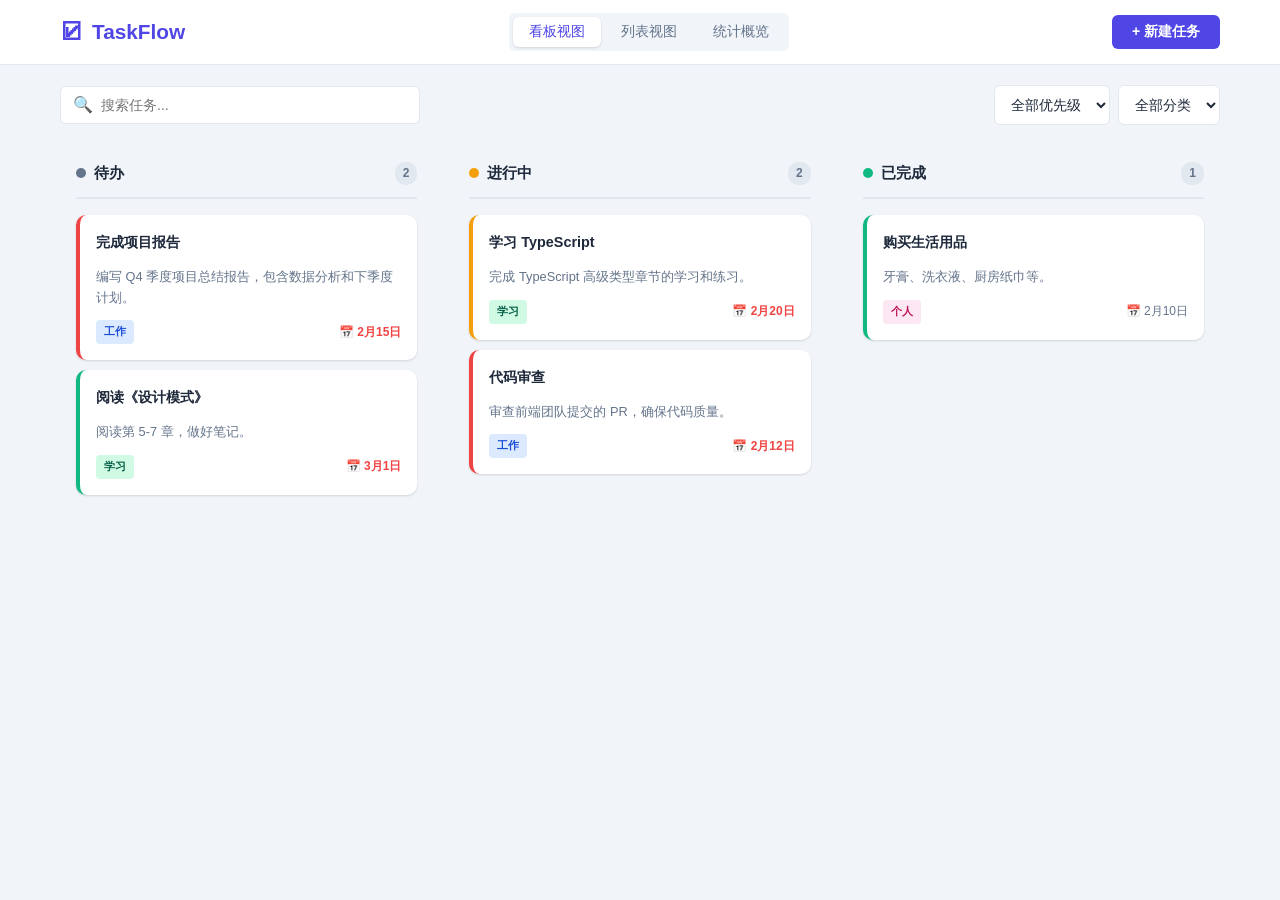
<file: tmp/code_output/multi_file_2083365916099768320/index.html>
<!DOCTYPE html>
<html lang="zh-CN">
<head>
    <meta charset="UTF-8">
    <meta name="viewport" content="width=device-width, initial-scale=1.0">
    <title>TaskFlow - 任务记录</title>
    <link rel="stylesheet" href="style.css">
</head>
<body>
    <!-- 顶部导航栏 -->
    <header class="header">
        <div class="container header-inner">
            <div class="logo">
                <span class="logo-icon">&#9745;</span>
                <span class="logo-text">TaskFlow</span>
            </div>
            <nav class="nav">
                <button class="nav-btn active" data-view="board">看板视图</button>
                <button class="nav-btn" data-view="list">列表视图</button>
                <button class="nav-btn" data-view="stats">统计概览</button>
            </nav>
            <div class="header-actions">
                <button class="btn btn-primary" id="addTaskBtn">+ 新建任务</button>
            </div>
        </div>
    </header>

    <!-- 主内容区 -->
    <main class="main">
        <div class="container">
            <!-- 筛选栏 -->
            <section class="filter-bar">
                <div class="search-box">
                    <span class="search-icon">&#128269;</span>
                    <input type="text" id="searchInput" placeholder="搜索任务..." class="search-input">
                </div>
                <div class="filter-group">
                    <select id="filterPriority" class="filter-select">
                        <option value="all">全部优先级</option>
                        <option value="high">高优先级</option>
                        <option value="medium">中优先级</option>
                        <option value="low">低优先级</option>
                    </select>
                    <select id="filterCategory" class="filter-select">
                        <option value="all">全部分类</option>
                        <option value="work">工作</option>
                        <option value="personal">个人</option>
                        <option value="study">学习</option>
                        <option value="other">其他</option>
                    </select>
                </div>
            </section>

            <!-- 看板视图 -->
            <section class="view" id="boardView">
                <div class="board">
                    <div class="board-column" data-status="todo">
                        <div class="column-header">
                            <span class="column-dot dot-todo"></span>
                            <h3>待办</h3>
                            <span class="column-count" id="countTodo">0</span>
                        </div>
                        <div class="column-tasks" id="todoTasks"></div>
                    </div>
                    <div class="board-column" data-status="inprogress">
                        <div class="column-header">
                            <span class="column-dot dot-inprogress"></span>
                            <h3>进行中</h3>
                            <span class="column-count" id="countInprogress">0</span>
                        </div>
                        <div class="column-tasks" id="inprogressTasks"></div>
                    </div>
                    <div class="board-column" data-status="done">
                        <div class="column-header">
                            <span class="column-dot dot-done"></span>
                            <h3>已完成</h3>
                            <span class="column-count" id="countDone">0</span>
                        </div>
                        <div class="column-tasks" id="doneTasks"></div>
                    </div>
                </div>
            </section>

            <!-- 列表视图 -->
            <section class="view hidden" id="listView">
                <div class="list-table-wrapper">
                    <table class="list-table">
                        <thead>
                            <tr>
                                <th>任务名称</th>
                                <th>分类</th>
                                <th>优先级</th>
                                <th>截止日期</th>
                                <th>状态</th>
                                <th>操作</th>
                            </tr>
                        </thead>
                        <tbody id="listTableBody">
                        </tbody>
                    </table>
                </div>
            </section>

            <!-- 统计视图 -->
            <section class="view hidden" id="statsView">
                <div class="stats-grid">
                    <div class="stat-card">
                        <div class="stat-number" id="statTotal">0</div>
                        <div class="stat-label">总任务数</div>
                    </div>
                    <div class="stat-card stat-todo">
                        <div class="stat-number" id="statTodo">0</div>
                        <div class="stat-label">待办</div>
                    </div>
                    <div class="stat-card stat-inprogress">
                        <div class="stat-number" id="statInprogress">0</div>
                        <div class="stat-label">进行中</div>
                    </div>
                    <div class="stat-card stat-done">
                        <div class="stat-number" id="statDone">0</div>
                        <div class="stat-label">已完成</div>
                    </div>
                </div>
                <div class="chart-section">
                    <h3 class="chart-title">完成率</h3>
                    <div class="progress-bar-wrapper">
                        <div class="progress-bar" id="completionBar" style="width: 0%"></div>
                    </div>
                    <p class="progress-text" id="completionText">0%</p>
                </div>
                <div class="chart-section">
                    <h3 class="chart-title">分类分布</h3>
                    <div class="category-bars" id="categoryBars"></div>
                </div>
            </section>
        </div>
    </main>

    <!-- 新建/编辑任务模态框 -->
    <div class="modal-overlay hidden" id="taskModal">
        <div class="modal">
            <div class="modal-header">
                <h2 id="modalTitle">新建任务</h2>
                <button class="modal-close" id="modalClose">&times;</button>
            </div>
            <form id="taskForm" class="task-form">
                <div class="form-group">
                    <label for="taskTitle">任务名称 <span class="required">*</span></label>
                    <input type="text" id="taskTitle" placeholder="输入任务名称" required>
                </div>
                <div class="form-group">
                    <label for="taskDesc">任务描述</label>
                    <textarea id="taskDesc" placeholder="输入任务描述..." rows="3"></textarea>
                </div>
                <div class="form-row">
                    <div class="form-group">
                        <label for="taskCategory">分类</label>
                        <select id="taskCategory">
                            <option value="work">工作</option>
                            <option value="personal">个人</option>
                            <option value="study">学习</option>
                            <option value="other">其他</option>
                        </select>
                    </div>
                    <div class="form-group">
                        <label for="taskPriority">优先级</label>
                        <select id="taskPriority">
                            <option value="low">低</option>
                            <option value="medium">中</option>
                            <option value="high">高</option>
                        </select>
                    </div>
                </div>
                <div class="form-row">
                    <div class="form-group">
                        <label for="taskDueDate">截止日期</label>
                        <input type="date" id="taskDueDate">
                    </div>
                    <div class="form-group">
                        <label for="taskStatus">状态</label>
                        <select id="taskStatus">
                            <option value="todo">待办</option>
                            <option value="inprogress">进行中</option>
                            <option value="done">已完成</option>
                        </select>
                    </div>
                </div>
                <div class="form-actions">
                    <button type="button" class="btn btn-secondary" id="cancelBtn">取消</button>
                    <button type="submit" class="btn btn-primary" id="submitBtn">创建任务</button>
                </div>
            </form>
        </div>
    </div>

    <!-- 删除确认模态框 -->
    <div class="modal-overlay hidden" id="deleteModal">
        <div class="modal modal-small">
            <div class="modal-header">
                <h2>确认删除</h2>
                <button class="modal-close" id="deleteModalClose">&times;</button>
            </div>
            <p class="delete-msg">确定要删除这个任务吗？此操作无法撤销。</p>
            <div class="form-actions">
                <button class="btn btn-secondary" id="cancelDeleteBtn">取消</button>
                <button class="btn btn-danger" id="confirmDeleteBtn">删除</button>
            </div>
        </div>
    </div>

    <script src="script.js"></script>
</body>
</html>
</file>
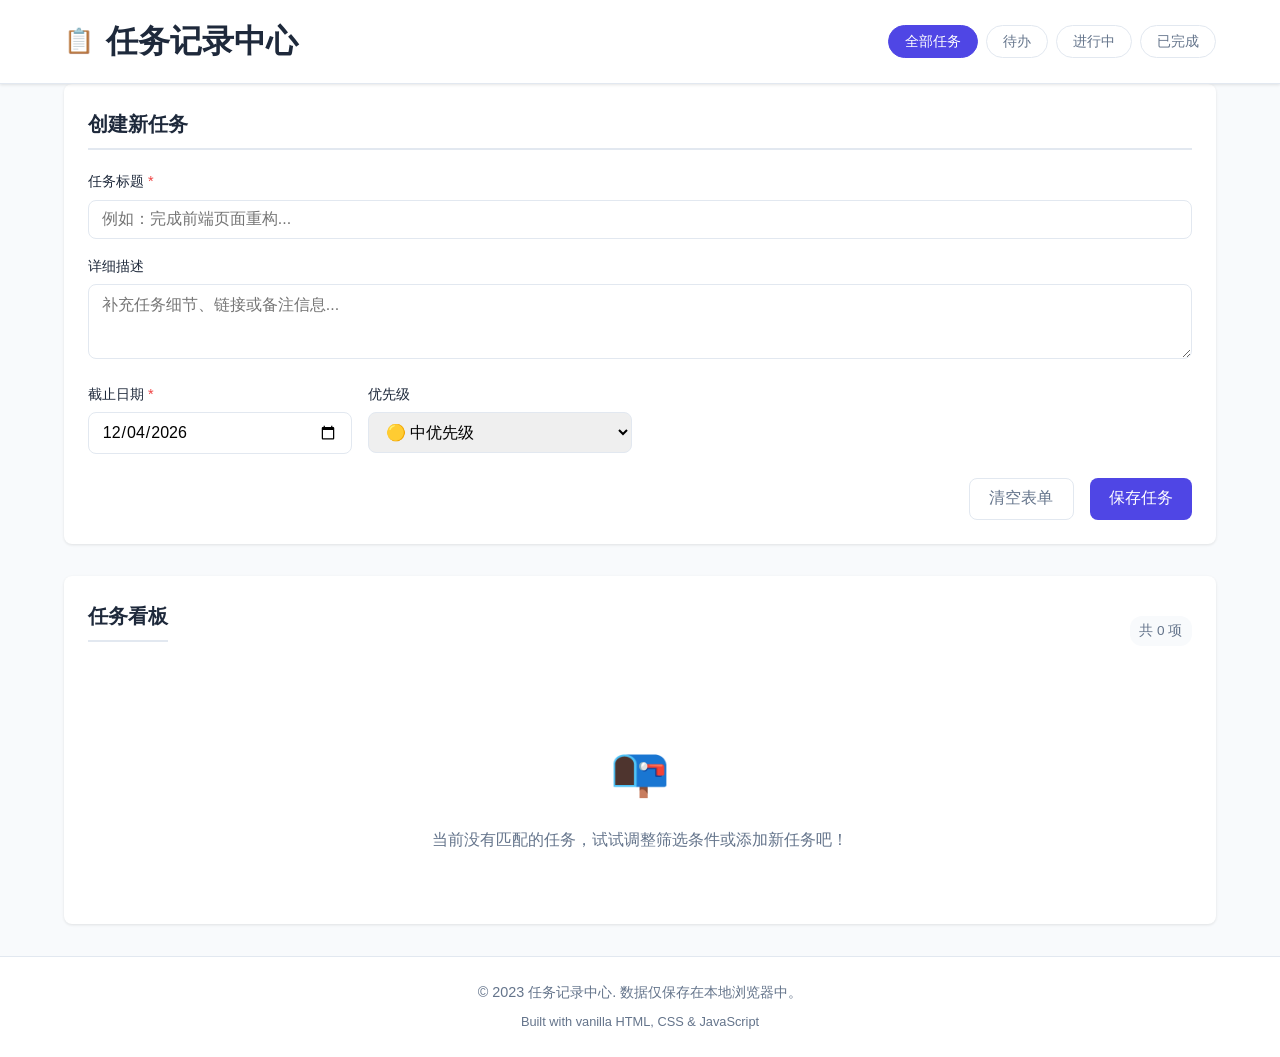
<file: tmp/code_output/multi_file_2083449039433007104/index.html>
<!DOCTYPE html>
<html lang="zh-CN">
<head>
    <meta charset="UTF-8">
    <meta name="viewport" content="width=device-width, initial-scale=1.0">
    <title>任务记录中心 | TaskLog</title>
    <link rel="stylesheet" href="style.css">
</head>
<body>
    <header class="site-header">
        <div class="container header-content">
            <div class="brand">
                <span class="logo-icon">📋</span>
                <h1>任务记录中心</h1>
            </div>
            <nav class="filter-nav" aria-label="任务状态筛选">
                <button class="filter-btn active" data-filter="all">全部任务</button>
                <button class="filter-btn" data-filter="pending">待办</button>
                <button class="filter-btn" data-filter="in-progress">进行中</button>
                <button class="filter-btn" data-filter="completed">已完成</button>
            </nav>
        </div>
    </header>

    <main class="container">
        <section class="input-section">
            <h2>创建新任务</h2>
            <form id="taskForm" novalidate>
                <div class="form-grid">
                    <div class="form-group full-width">
                        <label for="taskTitle">任务标题 <span class="required">*</span></label>
                        <input type="text" id="taskTitle" required placeholder="例如：完成前端页面重构..." maxlength="50">
                    </div>
                    <div class="form-group full-width">
                        <label for="taskDesc">详细描述</label>
                        <textarea id="taskDesc" rows="3" placeholder="补充任务细节、链接或备注信息..."></textarea>
                    </div>
                    <div class="form-group">
                        <label for="taskDate">截止日期 <span class="required">*</span></label>
                        <input type="date" id="taskDate" required>
                    </div>
                    <div class="form-group">
                        <label for="taskPriority">优先级</label>
                        <select id="taskPriority">
                            <option value="low">🟢 低优先级</option>
                            <option value="medium" selected>🟡 中优先级</option>
                            <option value="high">🔴 高优先级</option>
                        </select>
                    </div>
                </div>
                <div class="form-actions">
                    <button type="reset" class="btn-secondary">清空表单</button>
                    <button type="submit" class="btn-primary">保存任务</button>
                </div>
            </form>
        </section>

        <section class="list-section">
            <div class="list-header">
                <h2>任务看板</h2>
                <span id="taskCount" class="count-badge">共 0 项</span>
            </div>
            <div id="taskContainer" class="task-grid">
                <!-- 任务卡片将通过 JS 动态渲染 -->
            </div>
            <div id="emptyState" class="empty-state hidden">
                <div class="empty-icon">📭</div>
                <p>当前没有匹配的任务，试试调整筛选条件或添加新任务吧！</p>
            </div>
        </section>
    </main>

    <footer class="site-footer">
        <div class="container footer-content">
            <p>&copy; 2023 任务记录中心. 数据仅保存在本地浏览器中。</p>
            <p class="tech-note">Built with vanilla HTML, CSS & JavaScript</p>
        </div>
    </footer>

    <script src="script.js"></script>
</body>
</html>
</file>
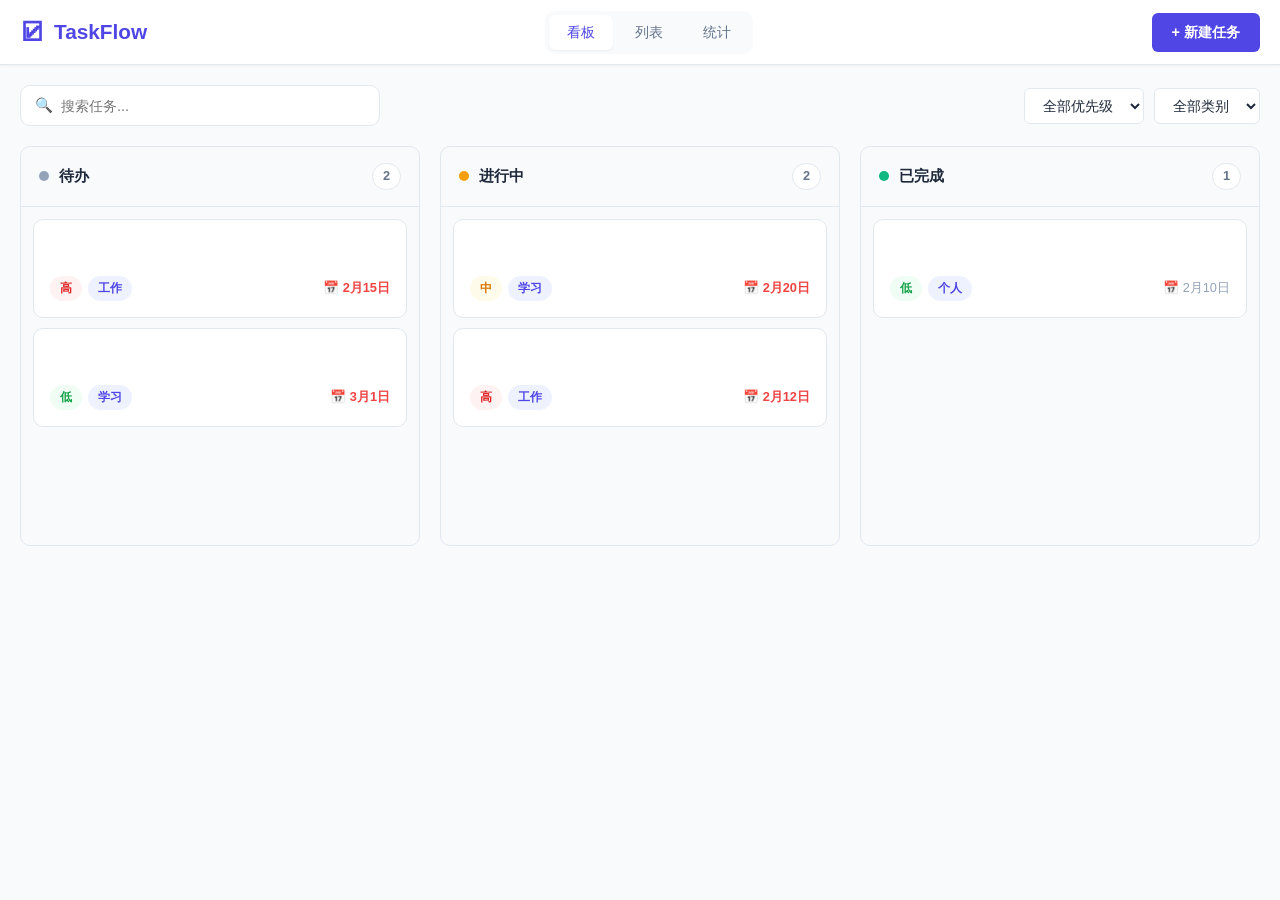
<file: tmp/code_output/multi_file_2083480342526164992/index.html>
<!DOCTYPE html>
<html lang="zh-CN">
<head>
    <meta charset="UTF-8">
    <meta name="viewport" content="width=device-width, initial-scale=1.0">
    <title>任务记录 - TaskFlow</title>
    <link rel="stylesheet" href="style.css">
</head>
<body>
    <!-- 顶部导航栏 -->
    <header class="header">
        <div class="container header-inner">
            <div class="logo">
                <span class="logo-icon">&#9745;</span>
                <span class="logo-text">TaskFlow</span>
            </div>
            <nav class="nav">
                <button class="nav-btn active" data-view="board">看板</button>
                <button class="nav-btn" data-view="list">列表</button>
                <button class="nav-btn" data-view="stats">统计</button>
            </nav>
            <div class="header-actions">
                <button class="btn btn-primary" id="addTaskBtn">+ 新建任务</button>
            </div>
        </div>
    </header>

    <!-- 主内容区 -->
    <main class="main">
        <div class="container">
            <!-- 筛选和搜索栏 -->
            <section class="toolbar">
                <div class="search-box">
                    <span class="search-icon">&#128269;</span>
                    <input type="text" id="searchInput" placeholder="搜索任务..." class="search-input">
                </div>
                <div class="filters">
                    <select id="filterPriority" class="filter-select">
                        <option value="all">全部优先级</option>
                        <option value="high">高优先级</option>
                        <option value="medium">中优先级</option>
                        <option value="low">低优先级</option>
                    </select>
                    <select id="filterCategory" class="filter-select">
                        <option value="all">全部类别</option>
                        <option value="work">工作</option>
                        <option value="personal">个人</option>
                        <option value="study">学习</option>
                        <option value="other">其他</option>
                    </select>
                </div>
            </section>

            <!-- 看板视图 -->
            <section class="view" id="boardView">
                <div class="board">
                    <div class="board-column" data-status="todo">
                        <div class="column-header">
                            <span class="column-dot dot-todo"></span>
                            <h3>待办</h3>
                            <span class="column-count" id="countTodo">0</span>
                        </div>
                        <div class="column-body" id="todoList"></div>
                    </div>
                    <div class="board-column" data-status="inprogress">
                        <div class="column-header">
                            <span class="column-dot dot-inprogress"></span>
                            <h3>进行中</h3>
                            <span class="column-count" id="countInprogress">0</span>
                        </div>
                        <div class="column-body" id="inprogressList"></div>
                    </div>
                    <div class="board-column" data-status="done">
                        <div class="column-header">
                            <span class="column-dot dot-done"></span>
                            <h3>已完成</h3>
                            <span class="column-count" id="countDone">0</span>
                        </div>
                        <div class="column-body" id="doneList"></div>
                    </div>
                </div>
            </section>

            <!-- 列表视图 -->
            <section class="view hidden" id="listView">
                <div class="list-table">
                    <div class="list-header">
                        <span class="list-col col-check"></span>
                        <span class="list-col col-name">任务名称</span>
                        <span class="list-col col-category">类别</span>
                        <span class="list-col col-priority">优先级</span>
                        <span class="list-col col-status">状态</span>
                        <span class="list-col col-date">截止日期</span>
                        <span class="list-col col-actions">操作</span>
                    </div>
                    <div class="list-body" id="listBody"></div>
                </div>
            </section>

            <!-- 统计视图 -->
            <section class="view hidden" id="statsView">
                <div class="stats-grid">
                    <div class="stat-card">
                        <div class="stat-number" id="statTotal">0</div>
                        <div class="stat-label">总任务数</div>
                    </div>
                    <div class="stat-card">
                        <div class="stat-number" id="statTodo">0</div>
                        <div class="stat-label">待办</div>
                    </div>
                    <div class="stat-card">
                        <div class="stat-number" id="statInprogress">0</div>
                        <div class="stat-label">进行中</div>
                    </div>
                    <div class="stat-card">
                        <div class="stat-number" id="statDone">0</div>
                        <div class="stat-label">已完成</div>
                    </div>
                </div>
                <div class="chart-container">
                    <h3 class="chart-title">完成率</h3>
                    <div class="progress-bar-wrapper">
                        <div class="progress-bar" id="completionBar"></div>
                    </div>
                    <p class="chart-percent" id="completionPercent">0%</p>
                </div>
                <div class="chart-container">
                    <h3 class="chart-title">类别分布</h3>
                    <div class="category-bars" id="categoryBars"></div>
                </div>
            </section>
        </div>
    </main>

    <!-- 新建/编辑任务模态框 -->
    <div class="modal-overlay hidden" id="modalOverlay">
        <div class="modal">
            <div class="modal-header">
                <h2 id="modalTitle">新建任务</h2>
                <button class="modal-close" id="modalClose">&times;</button>
            </div>
            <form class="modal-form" id="taskForm">
                <input type="hidden" id="taskId">
                <div class="form-group">
                    <label for="taskName">任务名称 <span class="required">*</span></label>
                    <input type="text" id="taskName" placeholder="输入任务名称" required>
                </div>
                <div class="form-group">
                    <label for="taskDesc">任务描述</label>
                    <textarea id="taskDesc" placeholder="输入任务描述（可选）" rows="3"></textarea>
                </div>
                <div class="form-row">
                    <div class="form-group">
                        <label for="taskCategory">类别</label>
                        <select id="taskCategory">
                            <option value="work">工作</option>
                            <option value="personal">个人</option>
                            <option value="study">学习</option>
                            <option value="other">其他</option>
                        </select>
                    </div>
                    <div class="form-group">
                        <label for="taskPriority">优先级</label>
                        <select id="taskPriority">
                            <option value="low">低</option>
                            <option value="medium">中</option>
                            <option value="high">高</option>
                        </select>
                    </div>
                </div>
                <div class="form-row">
                    <div class="form-group">
                        <label for="taskStatus">状态</label>
                        <select id="taskStatus">
                            <option value="todo">待办</option>
                            <option value="inprogress">进行中</option>
                            <option value="done">已完成</option>
                        </select>
                    </div>
                    <div class="form-group">
                        <label for="taskDueDate">截止日期</label>
                        <input type="date" id="taskDueDate">
                    </div>
                </div>
                <div class="form-actions">
                    <button type="button" class="btn btn-secondary" id="cancelBtn">取消</button>
                    <button type="submit" class="btn btn-primary">保存</button>
                </div>
            </form>
        </div>
    </div>

    <!-- 确认删除模态框 -->
    <div class="modal-overlay hidden" id="deleteOverlay">
        <div class="modal modal-small">
            <div class="modal-header">
                <h2>确认删除</h2>
                <button class="modal-close" id="deleteClose">&times;</button>
            </div>
            <div class="modal-body">
                <p>确定要删除这个任务吗？此操作不可撤销。</p>
            </div>
            <div class="form-actions">
                <button class="btn btn-secondary" id="deleteCancelBtn">取消</button>
                <button class="btn btn-danger" id="deleteConfirmBtn">删除</button>
            </div>
        </div>
    </div>

    <script src="script.js"></script>
</body>
</html>
</file>
<file: tmp/code_output/multi_file_2083365916099768320/style.css>
/* ========== CSS 变量 ========== */
:root {
    --primary: #4f46e5;
    --primary-hover: #4338ca;
    --primary-light: #e0e7ff;
    --danger: #ef4444;
    --danger-hover: #dc2626;
    --success: #10b981;
    --warning: #f59e0b;
    --bg: #f1f5f9;
    --surface: #ffffff;
    --text: #1e293b;
    --text-secondary: #64748b;
    --border: #e2e8f0;
    --shadow: 0 1px 3px rgba(0,0,0,0.08), 0 1px 2px rgba(0,0,0,0.06);
    --shadow-lg: 0 10px 25px rgba(0,0,0,0.1);
    --radius: 10px;
    --radius-sm: 6px;
    --transition: 0.2s ease;
}

/* ========== 重置与基础 ========== */
*, *::before, *::after {
    margin: 0;
    padding: 0;
    box-sizing: border-box;
}

body {
    font-family: -apple-system, BlinkMacSystemFont, "Segoe UI", Roboto, "Helvetica Neue", Arial, "Noto Sans SC", sans-serif;
    background: var(--bg);
    color: var(--text);
    line-height: 1.6;
    min-height: 100vh;
}

.container {
    max-width: 1200px;
    margin: 0 auto;
    padding: 0 20px;
}

.hidden {
    display: none !important;
}

/* ========== 顶部导航 ========== */
.header {
    background: var(--surface);
    border-bottom: 1px solid var(--border);
    position: sticky;
    top: 0;
    z-index: 100;
}

.header-inner {
    display: flex;
    align-items: center;
    justify-content: space-between;
    height: 64px;
    gap: 16px;
}

.logo {
    display: flex;
    align-items: center;
    gap: 8px;
    font-size: 1.3rem;
    font-weight: 700;
    color: var(--primary);
    flex-shrink: 0;
}

.logo-icon {
    font-size: 1.5rem;
}

.nav {
    display: flex;
    gap: 4px;
    background: var(--bg);
    padding: 4px;
    border-radius: var(--radius-sm);
}

.nav-btn {
    padding: 6px 16px;
    border: none;
    background: transparent;
    border-radius: var(--radius-sm);
    cursor: pointer;
    font-size: 0.875rem;
    font-weight: 500;
    color: var(--text-secondary);
    transition: var(--transition);
}

.nav-btn:hover {
    color: var(--text);
}

.nav-btn.active {
    background: var(--surface);
    color: var(--primary);
    box-shadow: var(--shadow);
}

/* ========== 按钮 ========== */
.btn {
    padding: 8px 20px;
    border: none;
    border-radius: var(--radius-sm);
    font-size: 0.875rem;
    font-weight: 600;
    cursor: pointer;
    transition: var(--transition);
    white-space: nowrap;
}

.btn-primary {
    background: var(--primary);
    color: #fff;
}

.btn-primary:hover {
    background: var(--primary-hover);
}

.btn-secondary {
    background: var(--bg);
    color: var(--text);
    border: 1px solid var(--border);
}

.btn-secondary:hover {
    background: var(--border);
}

.btn-danger {
    background: var(--danger);
    color: #fff;
}

.btn-danger:hover {
    background: var(--danger-hover);
}

/* ========== 筛选栏 ========== */
.filter-bar {
    display: flex;
    align-items: center;
    justify-content: space-between;
    gap: 16px;
    padding: 20px 0;
    flex-wrap: wrap;
}

.search-box {
    display: flex;
    align-items: center;
    background: var(--surface);
    border: 1px solid var(--border);
    border-radius: var(--radius-sm);
    padding: 0 12px;
    flex: 1;
    min-width: 200px;
    max-width: 360px;
    transition: var(--transition);
}

.search-box:focus-within {
    border-color: var(--primary);
    box-shadow: 0 0 0 3px var(--primary-light);
}

.search-icon {
    font-size: 1rem;
    margin-right: 8px;
    color: var(--text-secondary);
}

.search-input {
    border: none;
    outline: none;
    padding: 10px 0;
    font-size: 0.875rem;
    width: 100%;
    background: transparent;
    color: var(--text);
}

.filter-group {
    display: flex;
    gap: 8px;
}

.filter-select {
    padding: 10px 12px;
    border: 1px solid var(--border);
    border-radius: var(--radius-sm);
    background: var(--surface);
    font-size: 0.875rem;
    color: var(--text);
    cursor: pointer;
    outline: none;
    transition: var(--transition);
}

.filter-select:focus {
    border-color: var(--primary);
    box-shadow: 0 0 0 3px var(--primary-light);
}

/* ========== 看板视图 ========== */
.board {
    display: grid;
    grid-template-columns: repeat(3, 1fr);
    gap: 20px;
    padding-bottom: 40px;
}

.board-column {
    background: var(--bg);
    border-radius: var(--radius);
    padding: 16px;
    min-height: 400px;
}

.column-header {
    display: flex;
    align-items: center;
    gap: 8px;
    margin-bottom: 16px;
    padding-bottom: 12px;
    border-bottom: 2px solid var(--border);
}

.column-dot {
    width: 10px;
    height: 10px;
    border-radius: 50%;
}

.dot-todo { background: var(--text-secondary); }
.dot-inprogress { background: var(--warning); }
.dot-done { background: var(--success); }

.column-header h3 {
    font-size: 0.95rem;
    font-weight: 600;
    flex: 1;
}

.column-count {
    background: var(--border);
    color: var(--text-secondary);
    font-size: 0.75rem;
    font-weight: 700;
    padding: 2px 8px;
    border-radius: 10px;
}

.column-tasks {
    display: flex;
    flex-direction: column;
    gap: 10px;
}

/* ========== 任务卡片 ========== */
.task-card {
    background: var(--surface);
    border-radius: var(--radius);
    padding: 16px;
    box-shadow: var(--shadow);
    cursor: grab;
    transition: var(--transition);
    border-left: 4px solid transparent;
    position: relative;
}

.task-card:hover {
    box-shadow: var(--shadow-lg);
    transform: translateY(-1px);
}

.task-card.priority-high { border-left-color: var(--danger); }
.task-card.priority-medium { border-left-color: var(--warning); }
.task-card.priority-low { border-left-color: var(--success); }

.task-card-header {
    display: flex;
    align-items: flex-start;
    justify-content: space-between;
    gap: 8px;
    margin-bottom: 8px;
}

.task-card-title {
    font-size: 0.9rem;
    font-weight: 600;
    color: var(--text);
    word-break: break-word;
}

.task-card-actions {
    display: flex;
    gap: 4px;
    opacity: 0;
    transition: var(--transition);
}

.task-card:hover .task-card-actions {
    opacity: 1;
}

.task-card-actions button {
    width: 28px;
    height: 28px;
    border: none;
    background: var(--bg);
    border-radius: var(--radius-sm);
    cursor: pointer;
    font-size: 0.8rem;
    display: flex;
    align-items: center;
    justify-content: center;
    transition: var(--transition);
}

.task-card-actions button:hover {
    background: var(--border);
}

.task-card-desc {
    font-size: 0.8rem;
    color: var(--text-secondary);
    margin-bottom: 12px;
    display: -webkit-box;
    -webkit-line-clamp: 2;
    -webkit-box-orient: vertical;
    overflow: hidden;
}

.task-card-footer {
    display: flex;
    align-items: center;
    justify-content: space-between;
    flex-wrap: wrap;
    gap: 6px;
}

.task-tag {
    font-size: 0.7rem;
    font-weight: 600;
    padding: 3px 8px;
    border-radius: 4px;
    text-transform: uppercase;
}

.tag-work { background: #dbeafe; color: #1d4ed8; }
.tag-personal { background: #fce7f3; color: #be185d; }
.tag-study { background: #d1fae5; color: #065f46; }
.tag-other { background: #f3e8ff; color: #6b21a8; }

.task-due {
    font-size: 0.75rem;
    color: var(--text-secondary);
}

.task-due.overdue {
    color: var(--danger);
    font-weight: 600;
}

/* 拖拽状态 */
.task-card.dragging {
    opacity: 0.5;
    transform: rotate(2deg);
}

.board-column.drag-over {
    background: var(--primary-light);
}

/* ========== 列表视图 ========== */
.list-table-wrapper {
    background: var(--surface);
    border-radius: var(--radius);
    box-shadow: var(--shadow);
    overflow-x: auto;
    margin-bottom: 40px;
}

.list-table {
    width: 100%;
    border-collapse: collapse;
}

.list-table th,
.list-table td {
    padding: 14px 16px;
    text-align: left;
    font-size: 0.875rem;
    white-space: nowrap;
}

.list-table th {
    background: var(--bg);
    font-weight: 600;
    color: var(--text-secondary);
    border-bottom: 2px solid var(--border);
}

.list-table td {
    border-bottom: 1px solid var(--border);
}

.list-table tbody tr:hover {
    background: #f8fafc;
}

.list-table tbody tr:last-child td {
    border-bottom: none;
}

.status-badge {
    display: inline-block;
    padding: 4px 10px;
    border-radius: 12px;
    font-size: 0.75rem;
    font-weight: 600;
}

.status-todo { background: #f1f5f9; color: #475569; }
.status-inprogress { background: #fef3c7; color: #92400e; }
.status-done { background: #d1fae5; color: #065f46; }

.priority-badge {
    display: inline-flex;
    align-items: center;
    gap: 4px;
    font-size: 0.8rem;
    font-weight: 500;
}

.priority-dot {
    width: 8px;
    height: 8px;
    border-radius: 50%;
}

.priority-dot.high { background: var(--danger); }
.priority-dot.medium { background: var(--warning); }
.priority-dot.low { background: var(--success); }

.list-actions {
    display: flex;
    gap: 6px;
}

.list-actions button {
    padding: 5px 10px;
    border: 1px solid var(--border);
    background: var(--surface);
    border-radius: var(--radius-sm);
    cursor: pointer;
    font-size: 0.8rem;
    transition: var(--transition);
}

.list-actions button:hover {
    background: var(--bg);
}

/* ========== 统计视图 ========== */
.stats-grid {
    display: grid;
    grid-template-columns: repeat(4, 1fr);
    gap: 16px;
    margin-bottom: 32px;
}

.stat-card {
    background: var(--surface);
    border-radius: var(--radius);
    padding: 24px;
    text-align: center;
    box-shadow: var(--shadow);
    border-top: 4px solid var(--primary);
}

.stat-card.stat-todo { border-top-color: var(--text-secondary); }
.stat-card.stat-inprogress { border-top-color: var(--warning); }
.stat-card.stat-done { border-top-color: var(--success); }

.stat-number {
    font-size: 2.2rem;
    font-weight: 800;
    color: var(--text);
    line-height: 1.2;
}

.stat-label {
    font-size: 0.85rem;
    color: var(--text-secondary);
    margin-top: 4px;
    font-weight: 500;
}

.chart-section {
    background: var(--surface);
    border-radius: var(--radius);
    padding: 24px;
    box-shadow: var(--shadow);
    margin-bottom: 20px;
}

.chart-title {
    font-size: 1rem;
    font-weight: 600;
    margin-bottom: 16px;
}

.progress-bar-wrapper {
    background: var(--bg);
    border-radius: 8px;
    height: 20px;
    overflow: hidden;
    margin-bottom: 8px;
}

.progress-bar {
    height: 100%;
    background: linear-gradient(90deg, var(--primary), var(--success));
    border-radius: 8px;
    transition: width 0.5s ease;
}

.progress-text {
    font-size: 0.85rem;
    color: var(--text-secondary);
    font-weight: 600;
}

.category-bars {
    display: flex;
    flex-direction: column;
    gap: 12px;
}

.cat-bar-row {
    display: flex;
    align-items: center;
    gap: 12px;
}

.cat-bar-label {
    font-size: 0.85rem;
    font-weight: 500;
    width: 50px;
    flex-shrink: 0;
}

.cat-bar-track {
    flex: 1;
    height: 14px;
    background: var(--bg);
    border-radius: 7px;
    overflow: hidden;
}

.cat-bar-fill {
    height: 100%;
    border-radius: 7px;
    transition: width 0.5s ease;
}

.cat-bar-fill.work { background: #3b82f6; }
.cat-bar-fill.personal { background: #ec4899; }
.cat-bar-fill.study { background: #10b981; }
.cat-bar-fill.other { background: #8b5cf6; }

.cat-bar-count {
    font-size: 0.8rem;
    color: var(--text-secondary);
    width: 30px;
    text-align: right;
    flex-shrink: 0;
}

/* ========== 模态框 ========== */
.modal-overlay {
    position: fixed;
    inset: 0;
    background: rgba(0,0,0,0.4);
    display: flex;
    align-items: center;
    justify-content: center;
    z-index: 200;
    padding: 20px;
    animation: fadeIn 0.2s ease;
}

@keyframes fadeIn {
    from { opacity: 0; }
    to { opacity: 1; }
}

.modal {
    background: var(--surface);
    border-radius: var(--radius);
    width: 100%;
    max-width: 520px;
    box-shadow: var(--shadow-lg);
    animation: slideUp 0.25s ease;
    max-height: 90vh;
    overflow-y: auto;
}

.modal-small {
    max-width: 400px;
}

@keyframes slideUp {
    from { transform: translateY(20px); opacity: 0; }
    to { transform: translateY(0); opacity: 1; }
}

.modal-header {
    display: flex;
    align-items: center;
    justify-content: space-between;
    padding: 20px 24px;
    border-bottom: 1px solid var(--border);
}

.modal-header h2 {
    font-size: 1.15rem;
    font-weight: 700;
}

.modal-close {
    width: 32px;
    height: 32px;
    border: none;
    background: var(--bg);
    border-radius: var(--radius-sm);
    font-size: 1.2rem;
    cursor: pointer;
    display: flex;
    align-items: center;
    justify-content: center;
    transition: var(--transition);
}

.modal-close:hover {
    background: var(--border);
}

.task-form {
    padding: 24px;
}

.form-group {
    margin-bottom: 18px;
}

.form-group label {
    display: block;
    font-size: 0.85rem;
    font-weight: 600;
    margin-bottom: 6px;
    color: var(--text);
}

.required {
    color: var(--danger);
}

.form-group input,
.form-group textarea,
.form-group select {
    width: 100%;
    padding: 10px 12px;
    border: 1px solid var(--border);
    border-radius: var(--radius-sm);
    font-size: 0.875rem;
    color: var(--text);
    outline: none;
    transition: var(--transition);
    font-family: inherit;
}

.form-group input:focus,
.form-group textarea:focus,
.form-group select:focus {
    border-color: var(--primary);
    box-shadow: 0 0 0 3px var(--primary-light);
}

.form-group textarea {
    resize: vertical;
}

.form-row {
    display: grid;
    grid-template-columns: 1fr 1fr;
    gap: 16px;
}

.form-actions {
    display: flex;
    justify-content: flex-end;
    gap: 10px;
    padding-top: 8px;
}

.delete-msg {
    padding: 24px;
    font-size: 0.9rem;
    color: var(--text-secondary);
}

/* ========== 空状态 ========== */
.empty-state {
    text-align: center;
    padding: 40px 20px;
    color: var(--text-secondary);
}

.empty-state-icon {
    font-size: 2.5rem;
    margin-bottom: 12px;
}

.empty-state-text {
    font-size: 0.85rem;
}

/* ========== 响应式 ========== */
@media (max-width: 900px) {
    .board {
        grid-template-columns: 1fr;
    }

    .board-column {
        min-height: auto;
    }

    .stats-grid {
        grid-template-columns: repeat(2, 1fr);
    }

    .header-inner {
        flex-wrap: wrap;
        height: auto;
        padding: 12px 0;
        gap: 10px;
    }

    .nav {
        order: 3;
        width: 100%;
        justify-content: center;
    }
}

@media (max-width: 600px) {
    .filter-bar {
        flex-direction: column;
        align-items: stretch;
    }

    .search-box {
        max-width: 100%;
    }

    .filter-group {
        flex-direction: column;
    }

    .stats-grid {
        grid-template-columns: 1fr 1fr;
    }

    .form-row {
        grid-template-columns: 1fr;
    }

    .list-table th,
    .list-table td {
        padding: 10px 12px;
        font-size: 0.8rem;
    }

    .nav-btn {
        padding: 6px 10px;
        font-size: 0.8rem;
    }
}
</file>
<file: tmp/code_output/multi_file_2083449039433007104/style.css>
/* =========================================
   全局样式与变量重置
   ========================================= */
:root {
    --primary: #4f46e5;
    --primary-hover: #4338ca;
    --bg-body: #f8fafc;
    --bg-card: #ffffff;
    --text-main: #1e293b;
    --text-muted: #64748b;
    --border-color: #e2e8f0;
    --shadow-sm: 0 1px 3px rgba(0, 0, 0, 0.1);
    --shadow-md: 0 4px 6px -1px rgba(0, 0, 0, 0.1);
    --radius: 8px;
    
    /* 状态颜色 */
    --status-pending: #f59e0b;
    --status-in-progress: #3b82f6;
    --status-completed: #10b981;
    
    /* 优先级颜色 */
    --priority-low: #22c55e;
    --priority-medium: #eab308;
    --priority-high: #ef4444;
}

* {
    box-sizing: border-box;
    margin: 0;
    padding: 0;
}

body {
    font-family: -apple-system, BlinkMacSystemFont, "Segoe UI", Roboto, Helvetica, Arial, sans-serif;
    background-color: var(--bg-body);
    color: var(--text-main);
    line-height: 1.6;
    min-height: 100vh;
    display: flex;
    flex-direction: column;
}

.container {
    width: 100%;
    max-width: 1200px;
    margin: 0 auto;
    padding: 0 1.5rem;
}

a { text-decoration: none; color: inherit; }
ul { list-style: none; }
img { max-width: 100%; display: block; }

/* 隐藏工具类 */
.hidden { display: none !important; }

/* =========================================
   头部导航样式
   ========================================= */
.site-header {
    background-color: var(--bg-card);
    border-bottom: 1px solid var(--border-color);
    padding: 1rem 0;
    position: sticky;
    top: 0;
    z-index: 100;
    box-shadow: var(--shadow-sm);
}

.header-content {
    display: flex;
    flex-direction: column;
    gap: 1rem;
}

.brand {
    display: flex;
    align-items: center;
    gap: 0.75rem;
}

.logo-icon { font-size: 1.5rem; }

.filter-nav {
    display: flex;
    gap: 0.5rem;
    flex-wrap: wrap;
    justify-content: flex-end;
}

.filter-btn {
    background: transparent;
    border: 1px solid var(--border-color);
    padding: 0.4rem 1rem;
    border-radius: 20px;
    cursor: pointer;
    font-size: 0.9rem;
    color: var(--text-muted);
    transition: all 0.2s ease;
}

.filter-btn:hover {
    border-color: var(--primary);
    color: var(--primary);
}

.filter-btn.active {
    background-color: var(--primary);
    border-color: var(--primary);
    color: #fff;
}

/* =========================================
   主要布局区域
   ========================================= */
main {
    flex: 1;
    padding: 2rem 0;
}

.input-section, .list-section {
    background: var(--bg-card);
    padding: 1.5rem;
    border-radius: var(--radius);
    box-shadow: var(--shadow-sm);
    margin-bottom: 2rem;
}

h2 {
    font-size: 1.25rem;
    margin-bottom: 1.25rem;
    padding-bottom: 0.5rem;
    border-bottom: 2px solid var(--border-color);
}

/* =========================================
   表单样式
   ========================================= */
.form-grid {
    display: grid;
    grid-template-columns: repeat(auto-fit, minmax(250px, 1fr));
    gap: 1rem;
}

.full-width { grid-column: 1 / -1; }

.form-group label {
    display: block;
    margin-bottom: 0.4rem;
    font-weight: 500;
    font-size: 0.9rem;
    color: var(--text-main);
}

.required { color: var(--priority-high); }

.form-group input,
.form-group textarea,
.form-group select {
    width: 100%;
    padding: 0.6rem 0.8rem;
    border: 1px solid var(--border-color);
    border-radius: var(--radius);
    font-size: 1rem;
    transition: border-color 0.2s, box-shadow 0.2s;
    font-family: inherit;
}

.form-group input:focus,
.form-group textarea:focus,
.form-group select:focus {
    outline: none;
    border-color: var(--primary);
    box-shadow: 0 0 0 3px rgba(79, 70, 229, 0.2);
}

.form-actions {
    display: flex;
    justify-content: flex-end;
    gap: 1rem;
    margin-top: 1.5rem;
}

.btn-primary, .btn-secondary {
    padding: 0.6rem 1.2rem;
    border-radius: var(--radius);
    border: none;
    font-size: 1rem;
    cursor: pointer;
    transition: transform 0.1s, opacity 0.2s;
}

.btn-primary {
    background-color: var(--primary);
    color: #fff;
}

.btn-primary:hover { background-color: var(--primary-hover); }

.btn-secondary {
    background-color: transparent;
    border: 1px solid var(--border-color);
    color: var(--text-muted);
}

.btn-secondary:hover { background-color: var(--bg-body); }

.btn-primary:active, .btn-secondary:active { transform: scale(0.98); }

/* =========================================
   任务列表与卡片样式
   ========================================= */
.list-header {
    display: flex;
    justify-content: space-between;
    align-items: center;
    margin-bottom: 1.5rem;
}

.count-badge {
    background: var(--bg-body);
    padding: 0.25rem 0.6rem;
    border-radius: 12px;
    font-size: 0.85rem;
    color: var(--text-muted);
}

.task-grid {
    display: grid;
    grid-template-columns: repeat(auto-fill, minmax(300px, 1fr));
    gap: 1.5rem;
}

.task-card {
    background: var(--bg-card);
    border: 1px solid var(--border-color);
    border-radius: var(--radius);
    padding: 1.25rem;
    display: flex;
    flex-direction: column;
    gap: 0.75rem;
    transition: box-shadow 0.2s, transform 0.2s;
    position: relative;
}

.task-card:hover {
    box-shadow: var(--shadow-md);
    transform: translateY(-2px);
}

.task-meta {
    display: flex;
    justify-content: space-between;
    align-items: center;
    font-size: 0.8rem;
    color: var(--text-muted);
}

.badge {
    padding: 0.2rem 0.5rem;
    border-radius: 4px;
    font-weight: 500;
    font-size: 0.75rem;
    color: #fff;
}

.badge-status-pending { background-color: var(--status-pending); }
.badge-status-in-progress { background-color: var(--status-in-progress); }
.badge-status-completed { background-color: var(--status-completed); }

.badge-priority-low { border: 1px solid var(--priority-low); color: var(--priority-low); background: transparent; }
.badge-priority-medium { border: 1px solid var(--priority-medium); color: var(--priority-medium); background: transparent; }
.badge-priority-high { border: 1px solid var(--priority-high); color: var(--priority-high); background: transparent; }

.task-title {
    font-size: 1.1rem;
    font-weight: 600;
    color: var(--text-main);
}

.task-desc {
    font-size: 0.9rem;
    color: var(--text-muted);
    display: -webkit-box;
    -webkit-line-clamp: 2;
    -webkit-box-orient: vertical;
    overflow: hidden;
}

.task-date {
    font-size: 0.85rem;
    display: flex;
    align-items: center;
    gap: 0.3rem;
}

.card-actions {
    display: flex;
    gap: 0.5rem;
    margin-top: auto;
    padding-top: 0.5rem;
    border-top: 1px dashed var(--border-color);
}

.action-btn {
    flex: 1;
    padding: 0.4rem;
    border: 1px solid var(--border-color);
    background: #fff;
    border-radius: 4px;
    cursor: pointer;
    font-size: 0.85rem;
    transition: background 0.2s;
}

.action-btn:hover { background: var(--bg-body); }
.action-btn.complete-btn { color: var(--status-completed); border-color: var(--status-completed); }
.action-btn.reset-btn { color: var(--status-in-progress); border-color: var(--status-in-progress); }
.action-btn.delete-btn { color: var(--priority-high); border-color: var(--priority-high); }

.empty-state {
    text-align: center;
    padding: 3rem 1rem;
    color: var(--text-muted);
}

.empty-icon { font-size: 3rem; margin-bottom: 1rem; }

/* =========================================
   底部样式
   ========================================= */
.site-footer {
    background: var(--bg-card);
    border-top: 1px solid var(--border-color);
    padding: 1.5rem 0;
    text-align: center;
    font-size: 0.9rem;
    color: var(--text-muted);
}

.footer-content p:not(:first-child) {
    margin-top: 0.5rem;
    font-size: 0.8rem;
}

/* =========================================
   响应式适配
   ========================================= */
@media (min-width: 768px) {
    .header-content {
        flex-direction: row;
        justify-content: space-between;
        align-items: center;
    }
    .filter-nav { justify-content: flex-start; }
}

@media (max-width: 480px) {
    .container { padding: 0 1rem; }
    .form-grid { grid-template-columns: 1fr; }
    .task-grid { grid-template-columns: 1fr; }
    .brand h1 { font-size: 1.2rem; }
}
</file>
<file: tmp/code_output/multi_file_2083480342526164992/style.css>
/* ============================
   CSS 变量与全局重置
   ============================ */
:root {
    --primary: #4f46e5;
    --primary-hover: #4338ca;
    --primary-light: #eef2ff;
    --danger: #ef4444;
    --danger-hover: #dc2626;
    --success: #10b981;
    --warning: #f59e0b;
    --bg: #f8fafc;
    --surface: #ffffff;
    --border: #e2e8f0;
    --text: #1e293b;
    --text-secondary: #64748b;
    --text-muted: #94a3b8;
    --shadow-sm: 0 1px 2px rgba(0,0,0,0.05);
    --shadow: 0 4px 6px -1px rgba(0,0,0,0.07), 0 2px 4px -2px rgba(0,0,0,0.05);
    --shadow-lg: 0 10px 25px -3px rgba(0,0,0,0.1), 0 4px 6px -4px rgba(0,0,0,0.05);
    --radius: 10px;
    --radius-sm: 6px;
    --transition: 0.2s ease;
}

*, *::before, *::after {
    margin: 0;
    padding: 0;
    box-sizing: border-box;
}

body {
    font-family: -apple-system, BlinkMacSystemFont, "Segoe UI", Roboto, "Helvetica Neue", Arial, sans-serif;
    background: var(--bg);
    color: var(--text);
    line-height: 1.6;
    min-height: 100vh;
}

.container {
    max-width: 1280px;
    margin: 0 auto;
    padding: 0 20px;
}

.hidden {
    display: none !important;
}

/* ============================
   顶部导航
   ============================ */
.header {
    background: var(--surface);
    border-bottom: 1px solid var(--border);
    position: sticky;
    top: 0;
    z-index: 100;
    box-shadow: var(--shadow-sm);
}

.header-inner {
    display: flex;
    align-items: center;
    justify-content: space-between;
    height: 64px;
    gap: 16px;
}

.logo {
    display: flex;
    align-items: center;
    gap: 8px;
    font-size: 1.3rem;
    font-weight: 700;
    color: var(--primary);
    flex-shrink: 0;
}

.logo-icon {
    font-size: 1.6rem;
}

.nav {
    display: flex;
    gap: 4px;
    background: var(--bg);
    border-radius: var(--radius);
    padding: 4px;
}

.nav-btn {
    border: none;
    background: transparent;
    padding: 8px 18px;
    border-radius: var(--radius-sm);
    font-size: 0.9rem;
    font-weight: 500;
    color: var(--text-secondary);
    cursor: pointer;
    transition: var(--transition);
}

.nav-btn:hover {
    color: var(--text);
    background: var(--surface);
}

.nav-btn.active {
    background: var(--surface);
    color: var(--primary);
    box-shadow: var(--shadow-sm);
}

/* ============================
   按钮
   ============================ */
.btn {
    display: inline-flex;
    align-items: center;
    justify-content: center;
    gap: 6px;
    padding: 10px 20px;
    border: none;
    border-radius: var(--radius-sm);
    font-size: 0.9rem;
    font-weight: 600;
    cursor: pointer;
    transition: var(--transition);
    white-space: nowrap;
}

.btn-primary {
    background: var(--primary);
    color: #fff;
}

.btn-primary:hover {
    background: var(--primary-hover);
    transform: translateY(-1px);
    box-shadow: var(--shadow);
}

.btn-secondary {
    background: var(--bg);
    color: var(--text-secondary);
    border: 1px solid var(--border);
}

.btn-secondary:hover {
    background: var(--border);
    color: var(--text);
}

.btn-danger {
    background: var(--danger);
    color: #fff;
}

.btn-danger:hover {
    background: var(--danger-hover);
}

.btn-icon {
    width: 32px;
    height: 32px;
    padding: 0;
    border-radius: var(--radius-sm);
    border: none;
    background: transparent;
    cursor: pointer;
    display: inline-flex;
    align-items: center;
    justify-content: center;
    font-size: 1rem;
    color: var(--text-muted);
    transition: var(--transition);
}

.btn-icon:hover {
    background: var(--bg);
    color: var(--text);
}

/* ============================
   工具栏
   ============================ */
.toolbar {
    display: flex;
    align-items: center;
    justify-content: space-between;
    gap: 16px;
    padding: 20px 0;
    flex-wrap: wrap;
}

.search-box {
    display: flex;
    align-items: center;
    gap: 8px;
    background: var(--surface);
    border: 1px solid var(--border);
    border-radius: var(--radius);
    padding: 8px 14px;
    flex: 1;
    max-width: 360px;
    transition: var(--transition);
}

.search-box:focus-within {
    border-color: var(--primary);
    box-shadow: 0 0 0 3px rgba(79,70,229,0.1);
}

.search-icon {
    color: var(--text-muted);
    font-size: 0.9rem;
}

.search-input {
    border: none;
    outline: none;
    background: transparent;
    font-size: 0.9rem;
    width: 100%;
    color: var(--text);
}

.filters {
    display: flex;
    gap: 10px;
}

.filter-select {
    padding: 8px 14px;
    border: 1px solid var(--border);
    border-radius: var(--radius-sm);
    background: var(--surface);
    font-size: 0.9rem;
    color: var(--text);
    cursor: pointer;
    outline: none;
    transition: var(--transition);
}

.filter-select:focus {
    border-color: var(--primary);
    box-shadow: 0 0 0 3px rgba(79,70,229,0.1);
}

/* ============================
   看板视图
   ============================ */
.board {
    display: grid;
    grid-template-columns: repeat(3, 1fr);
    gap: 20px;
    padding-bottom: 40px;
}

.board-column {
    background: var(--bg);
    border-radius: var(--radius);
    border: 1px solid var(--border);
    min-height: 400px;
    display: flex;
    flex-direction: column;
}

.column-header {
    display: flex;
    align-items: center;
    gap: 10px;
    padding: 16px 18px;
    border-bottom: 1px solid var(--border);
}

.column-dot {
    width: 10px;
    height: 10px;
    border-radius: 50%;
}

.dot-todo { background: var(--text-muted); }
.dot-inprogress { background: var(--warning); }
.dot-done { background: var(--success); }

.column-header h3 {
    font-size: 0.95rem;
    font-weight: 600;
    flex: 1;
}

.column-count {
    background: var(--surface);
    border: 1px solid var(--border);
    border-radius: 20px;
    padding: 2px 10px;
    font-size: 0.8rem;
    font-weight: 600;
    color: var(--text-secondary);
}

.column-body {
    padding: 12px;
    flex: 1;
    display: flex;
    flex-direction: column;
    gap: 10px;
}

/* ============================
   任务卡片
   ============================ */
.task-card {
    background: var(--surface);
    border: 1px solid var(--border);
    border-radius: var(--radius);
    padding: 16px;
    cursor: pointer;
    transition: var(--transition);
    position: relative;
}

.task-card:hover {
    box-shadow: var(--shadow);
    transform: translateY(-2px);
    border-color: var(--primary);
}

.task-card-header {
    display: flex;
    align-items: flex-start;
    justify-content: space-between;
    gap: 8px;
    margin-bottom: 8px;
}

.task-card-title {
    font-size: 0.95rem;
    font-weight: 600;
    color: var(--text);
    word-break: break-word;
}

.task-card-actions {
    display: flex;
    gap: 2px;
    opacity: 0;
    transition: var(--transition);
    flex-shrink: 0;
}

.task-card:hover .task-card-actions {
    opacity: 1;
}

.task-card-desc {
    font-size: 0.85rem;
    color: var(--text-secondary);
    margin-bottom: 12px;
    display: -webkit-box;
    -webkit-line-clamp: 2;
    -webkit-box-orient: vertical;
    overflow: hidden;
}

.task-card-footer {
    display: flex;
    align-items: center;
    justify-content: space-between;
    gap: 8px;
    flex-wrap: wrap;
}

.task-tags {
    display: flex;
    gap: 6px;
    flex-wrap: wrap;
}

.tag {
    display: inline-flex;
    align-items: center;
    padding: 3px 10px;
    border-radius: 20px;
    font-size: 0.75rem;
    font-weight: 600;
}

.tag-priority-high { background: #fef2f2; color: #dc2626; }
.tag-priority-medium { background: #fffbeb; color: #d97706; }
.tag-priority-low { background: #f0fdf4; color: #16a34a; }

.tag-category {
    background: var(--primary-light);
    color: var(--primary);
}

.task-due {
    font-size: 0.8rem;
    color: var(--text-muted);
    display: flex;
    align-items: center;
    gap: 4px;
}

.task-due.overdue {
    color: var(--danger);
    font-weight: 600;
}

/* ============================
   列表视图
   ============================ */
.list-table {
    background: var(--surface);
    border: 1px solid var(--border);
    border-radius: var(--radius);
    overflow: hidden;
}

.list-header {
    display: grid;
    grid-template-columns: 40px 1fr 100px 100px 110px 120px 80px;
    align-items: center;
    padding: 12px 16px;
    background: var(--bg);
    border-bottom: 1px solid var(--border);
    font-size: 0.8rem;
    font-weight: 600;
    color: var(--text-secondary);
    text-transform: uppercase;
    letter-spacing: 0.5px;
}

.list-body {
    max-height: 600px;
    overflow-y: auto;
}

.list-row {
    display: grid;
    grid-template-columns: 40px 1fr 100px 100px 110px 120px 80px;
    align-items: center;
    padding: 12px 16px;
    border-bottom: 1px solid var(--border);
    transition: var(--transition);
    font-size: 0.9rem;
}

.list-row:last-child {
    border-bottom: none;
}

.list-row:hover {
    background: var(--primary-light);
}

.list-row .task-name-cell {
    font-weight: 500;
    overflow: hidden;
    text-overflow: ellipsis;
    white-space: nowrap;
    padding-right: 12px;
}

.list-row .task-name-cell.done-task {
    text-decoration: line-through;
    color: var(--text-muted);
}

.list-check {
    width: 18px;
    height: 18px;
    border-radius: 4px;
    border: 2px solid var(--border);
    cursor: pointer;
    display: flex;
    align-items: center;
    justify-content: center;
    transition: var(--transition);
    background: var(--surface);
}

.list-check:hover {
    border-color: var(--primary);
}

.list-check.checked {
    background: var(--success);
    border-color: var(--success);
    color: #fff;
    font-size: 0.7rem;
}

.status-badge {
    display: inline-flex;
    padding: 3px 10px;
    border-radius: 20px;
    font-size: 0.75rem;
    font-weight: 600;
}

.status-todo { background: #f1f5f9; color: #64748b; }
.status-inprogress { background: #fffbeb; color: #d97706; }
.status-done { background: #f0fdf4; color: #16a34a; }

.list-actions {
    display: flex;
    gap: 4px;
}

/* ============================
   统计视图
   ============================ */
.stats-grid {
    display: grid;
    grid-template-columns: repeat(4, 1fr);
    gap: 16px;
    margin-bottom: 30px;
}

.stat-card {
    background: var(--surface);
    border: 1px solid var(--border);
    border-radius: var(--radius);
    padding: 24px;
    text-align: center;
    transition: var(--transition);
}

.stat-card:hover {
    box-shadow: var(--shadow);
    transform: translateY(-2px);
}

.stat-number {
    font-size: 2.2rem;
    font-weight: 700;
    color: var(--primary);
    line-height: 1.2;
}

.stat-label {
    font-size: 0.85rem;
    color: var(--text-secondary);
    margin-top: 4px;
    font-weight: 500;
}

.chart-container {
    background: var(--surface);
    border: 1px solid var(--border);
    border-radius: var(--radius);
    padding: 24px;
    margin-bottom: 20px;
}

.chart-title {
    font-size: 1rem;
    font-weight: 600;
    margin-bottom: 16px;
}

.progress-bar-wrapper {
    background: var(--bg);
    border-radius: 20px;
    height: 24px;
    overflow: hidden;
    border: 1px solid var(--border);
}

.progress-bar {
    height: 100%;
    background: linear-gradient(90deg, var(--primary), var(--success));
    border-radius: 20px;
    transition: width 0.5s ease;
    min-width: 0;
}

.chart-percent {
    text-align: center;
    font-size: 1.5rem;
    font-weight: 700;
    color: var(--primary);
    margin-top: 10px;
}

.category-bars {
    display: flex;
    flex-direction: column;
    gap: 12px;
}

.cat-bar-row {
    display: flex;
    align-items: center;
    gap: 12px;
}

.cat-bar-label {
    width: 60px;
    font-size: 0.85rem;
    font-weight: 500;
    color: var(--text-secondary);
    text-align: right;
}

.cat-bar-track {
    flex: 1;
    height: 20px;
    background: var(--bg);
    border-radius: 20px;
    overflow: hidden;
    border: 1px solid var(--border);
}

.cat-bar-fill {
    height: 100%;
    border-radius: 20px;
    transition: width 0.5s ease;
    min-width: 0;
}

.cat-bar-fill.work { background: #4f46e5; }
.cat-bar-fill.personal { background: #10b981; }
.cat-bar-fill.study { background: #f59e0b; }
.cat-bar-fill.other { background: #64748b; }

.cat-bar-count {
    width: 30px;
    font-size: 0.85rem;
    font-weight: 600;
    color: var(--text);
}

/* ============================
   模态框
   ============================ */
.modal-overlay {
    position: fixed;
    inset: 0;
    background: rgba(0,0,0,0.4);
    backdrop-filter: blur(4px);
    display: flex;
    align-items: center;
    justify-content: center;
    z-index: 1000;
    padding: 20px;
    animation: fadeIn 0.2s ease;
}

@keyframes fadeIn {
    from { opacity: 0; }
    to { opacity: 1; }
}

.modal {
    background: var(--surface);
    border-radius: var(--radius);
    box-shadow: var(--shadow-lg);
    width: 100%;
    max-width: 540px;
    max-height: 90vh;
    overflow-y: auto;
    animation: slideUp 0.25s ease;
}

@keyframes slideUp {
    from { transform: translateY(20px); opacity: 0; }
    to { transform: translateY(0); opacity: 1; }
}

.modal-small {
    max-width: 400px;
}

.modal-header {
    display: flex;
    align-items: center;
    justify-content: space-between;
    padding: 20px 24px;
    border-bottom: 1px solid var(--border);
}

.modal-header h2 {
    font-size: 1.15rem;
    font-weight: 700;
}

.modal-close {
    width: 32px;
    height: 32px;
    border: none;
    background: transparent;
    font-size: 1.4rem;
    cursor: pointer;
    border-radius: var(--radius-sm);
    color: var(--text-muted);
    display: flex;
    align-items: center;
    justify-content: center;
    transition: var(--transition);
}

.modal-close:hover {
    background: var(--bg);
    color: var(--text);
}

.modal-body {
    padding: 20px 24px;
}

.modal-body p {
    color: var(--text-secondary);
    font-size: 0.95rem;
}

.modal-form {
    padding: 20px 24px;
}

.form-group {
    margin-bottom: 16px;
    flex: 1;
}

.form-group label {
    display: block;
    font-size: 0.85rem;
    font-weight: 600;
    color: var(--text);
    margin-bottom: 6px;
}

.required {
    color: var(--danger);
}

.form-group input,
.form-group select,
.form-group textarea {
    width: 100%;
    padding: 10px 14px;
    border: 1px solid var(--border);
    border-radius: var(--radius-sm);
    font-size: 0.9rem;
    color: var(--text);
    background: var(--surface);
    outline: none;
    transition: var(--transition);
    font-family: inherit;
}

.form-group input:focus,
.form-group select:focus,
.form-group textarea:focus {
    border-color: var(--primary);
    box-shadow: 0 0 0 3px rgba(79,70,229,0.1);
}

.form-group textarea {
    resize: vertical;
}

.form-row {
    display: flex;
    gap: 16px;
}

.form-actions {
    display: flex;
    justify-content: flex-end;
    gap: 10px;
    padding-top: 8px;
}

/* ============================
   空状态
   ============================ */
.empty-state {
    display: flex;
    flex-direction: column;
    align-items: center;
    justify-content: center;
    padding: 40px 20px;
    color: var(--text-muted);
    text-align: center;
}

.empty-state-icon {
    font-size: 2.5rem;
    margin-bottom: 10px;
    opacity: 0.5;
}

.empty-state-text {
    font-size: 0.9rem;
}

/* ============================
   响应式设计
   ============================ */
@media (max-width: 1024px) {
    .board {
        grid-template-columns: repeat(3, 1fr);
        gap: 12px;
    }
    
    .stats-grid {
        grid-template-columns: repeat(2, 1fr);
    }
    
    .list-header,
    .list-row {
        grid-template-columns: 40px 1fr 80px 80px 100px 100px 70px;
    }
}

@media (max-width: 768px) {
    .header-inner {
        flex-wrap: wrap;
        height: auto;
        padding: 12px 20px;
        gap: 10px;
    }
    
    .nav {
        order: 3;
        width: 100%;
        justify-content: center;
    }
    
    .board {
        grid-template-columns: 1fr;
    }
    
    .board-column {
        min-height: 200px;
    }
    
    .toolbar {
        flex-direction: column;
        align-items: stretch;
    }
    
    .search-box {
        max-width: 100%;
    }
    
    .filters {
        width: 100%;
    }
    
    .filter-select {
        flex: 1;
    }
    
    .stats-grid {
        grid-template-columns: repeat(2, 1fr);
    }
    
    .list-header {
        display: none;
    }
    
    .list-row {
        grid-template-columns: 1fr;
        gap: 8px;
        padding: 16px;
    }
    
    .list-row .col-check,
    .list-row .col-category,
    .list-row .col-priority,
    .list-row .col-status,
    .list-row .col-date,
    .list-row .col-actions {
        display: none;
    }
    
    .form-row {
        flex-direction: column;
        gap: 0;
    }
    
    .modal {
        margin: 10px;
    }
}

@media (max-width: 480px) {
    .stats-grid {
        grid-template-columns: 1fr 1fr;
        gap: 10px;
    }
    
    .stat-card {
        padding: 16px;
    }
    
    .stat-number {
        font-size: 1.6rem;
    }
    
    .nav-btn {
        padding: 6px 12px;
        font-size: 0.85rem;
    }
    
    .btn {
        padding: 8px 14px;
        font-size: 0.85rem;
    }
}
</file>
